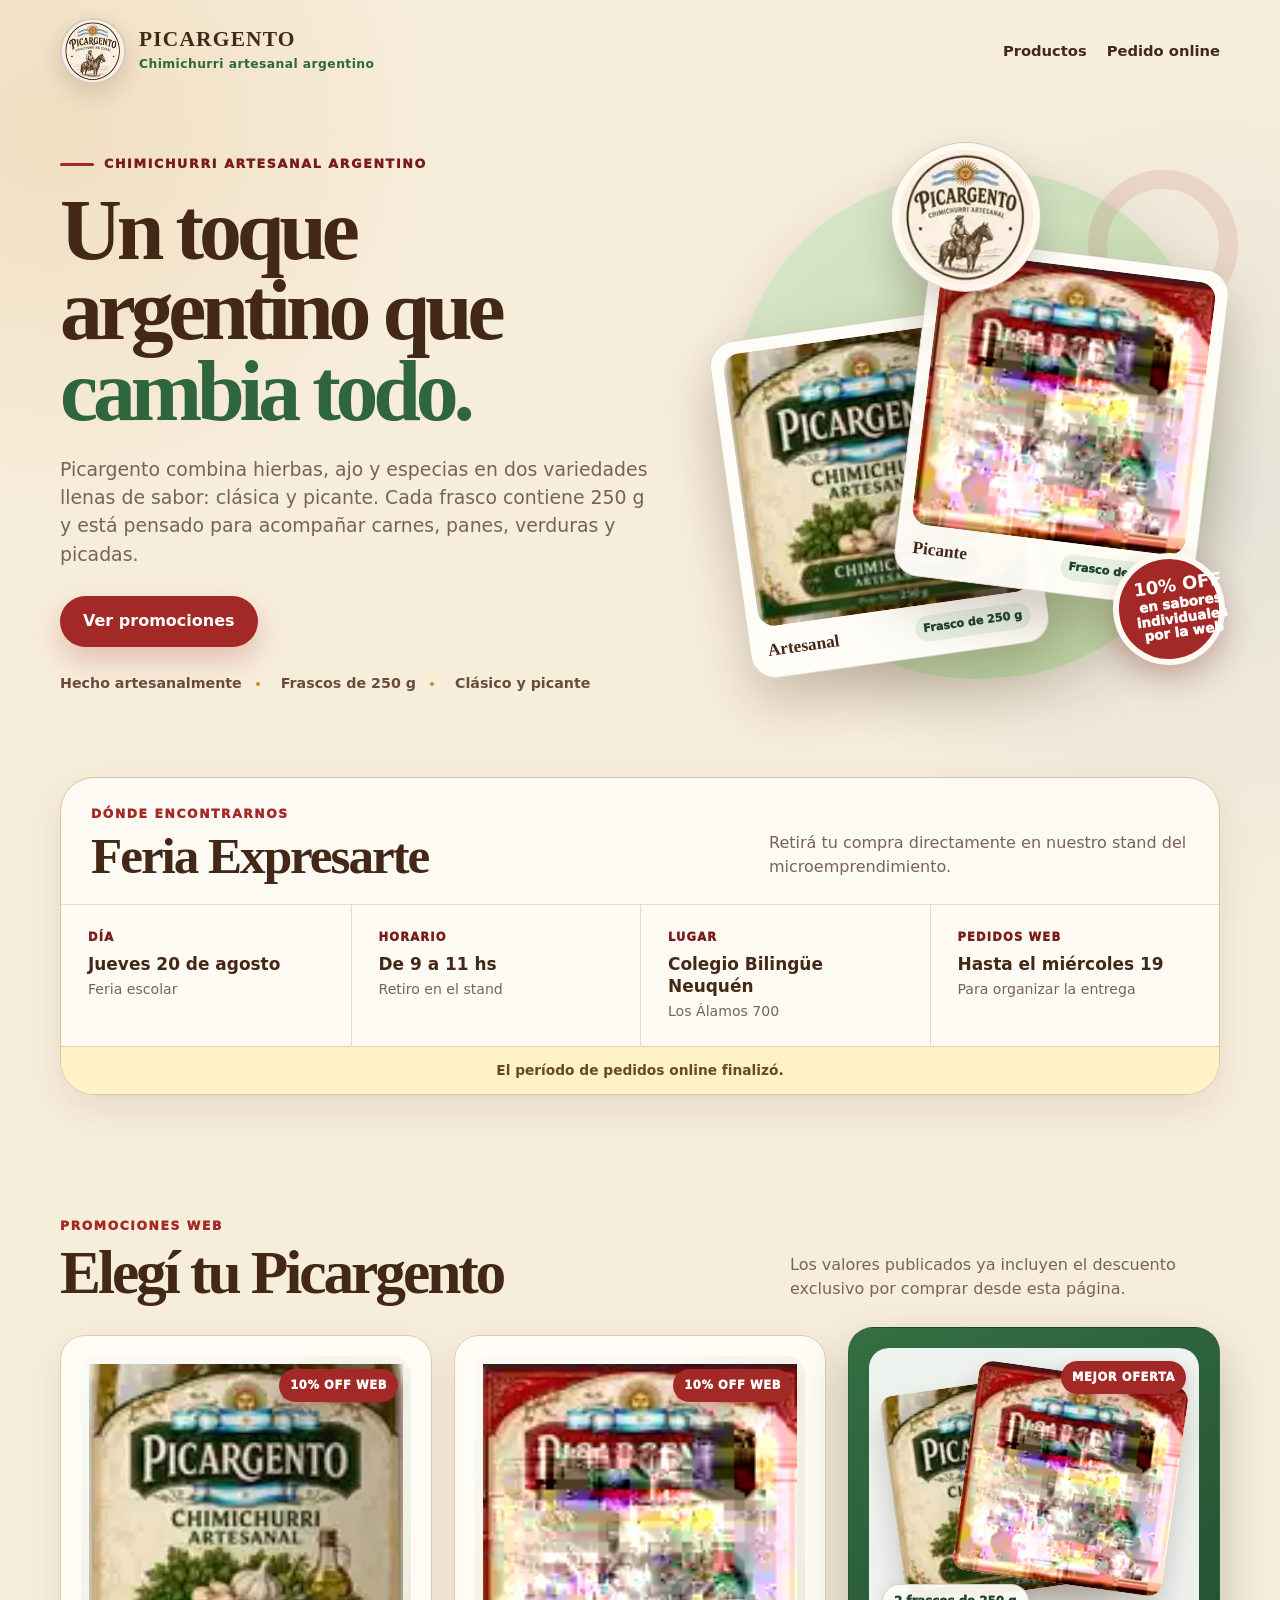
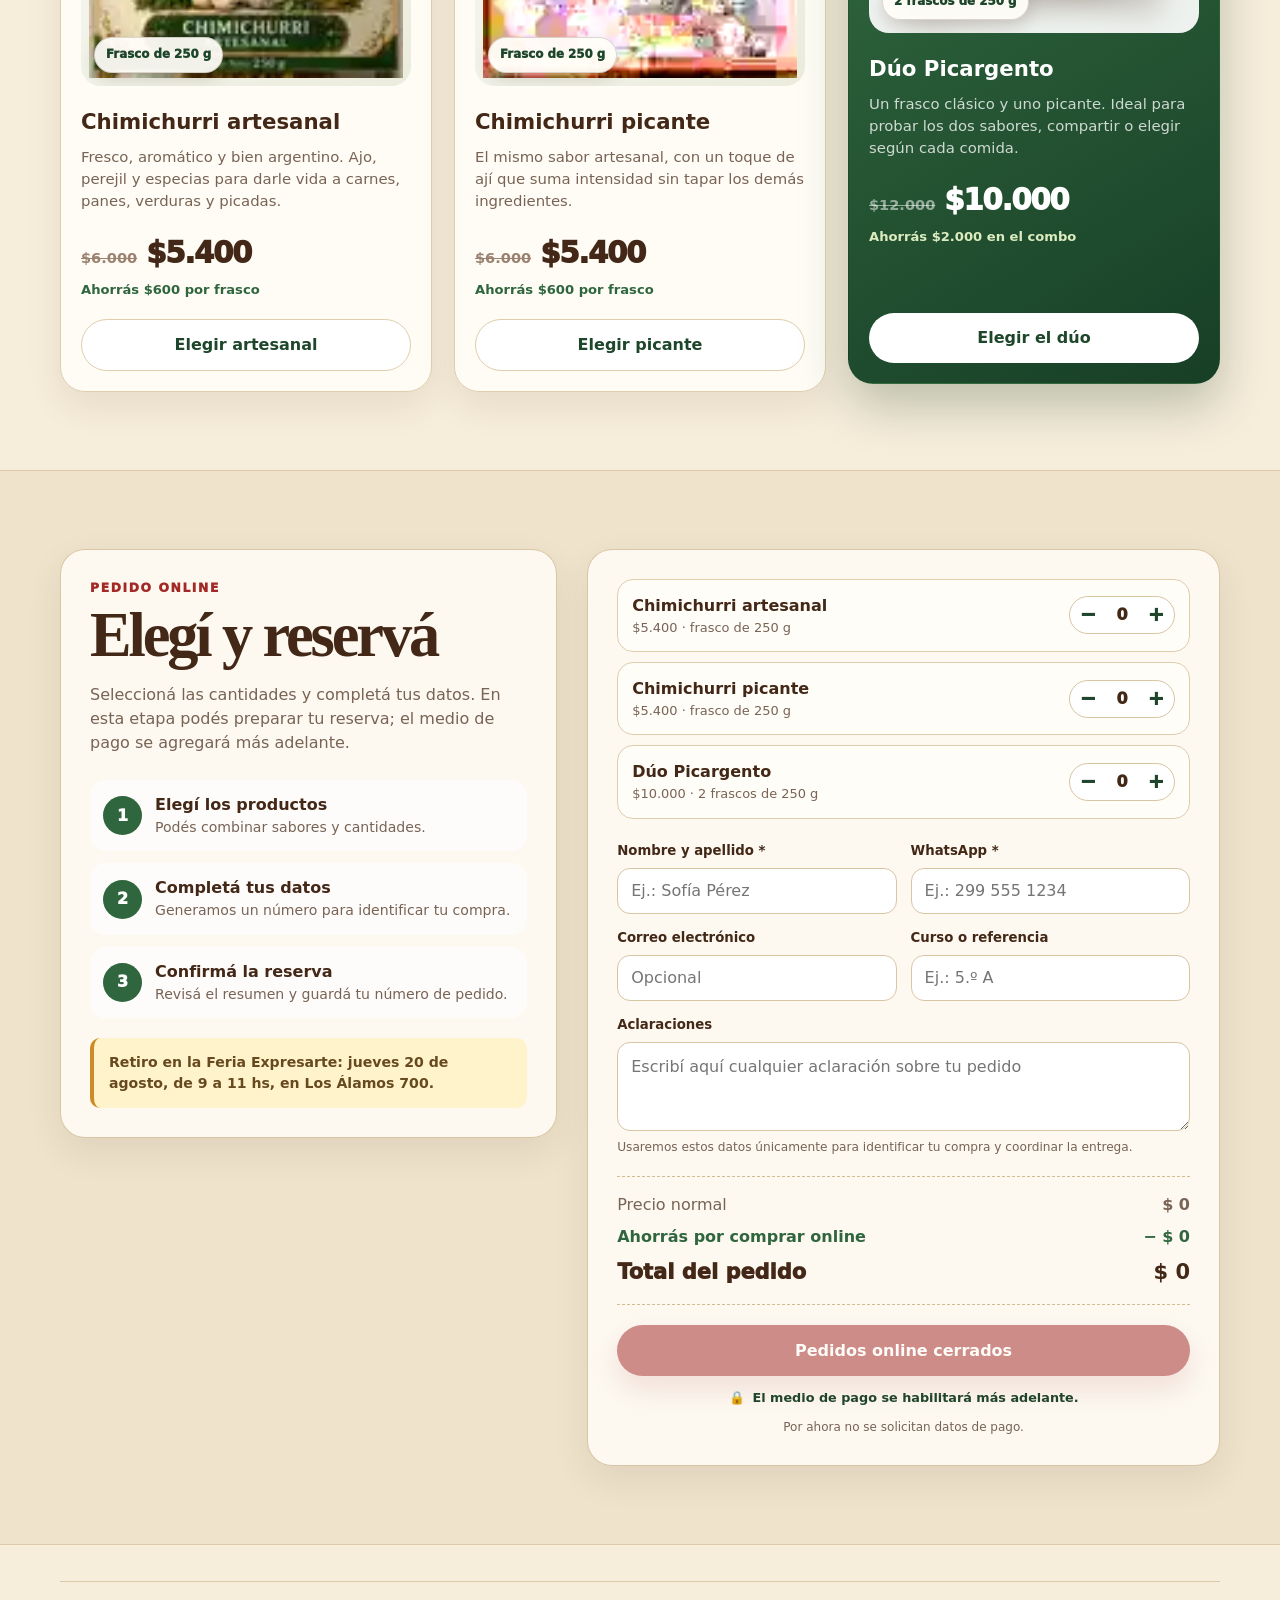
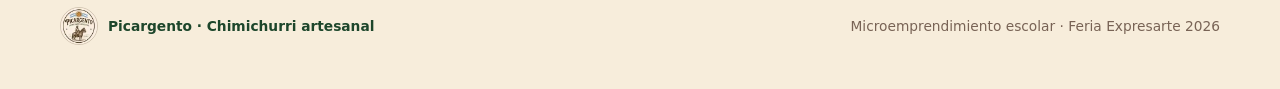
<file: index.html>
<!doctype html><html lang="es"><head><meta charset="utf-8"><meta name="viewport" content="width=device-width,initial-scale=1"><meta http-equiv="refresh" content="0; url=picargento/"><title>Picargento</title><script>location.replace('picargento/');</script></head><body><p><a href="picargento/">Abrir Picargento</a></p></body></html>
</file>
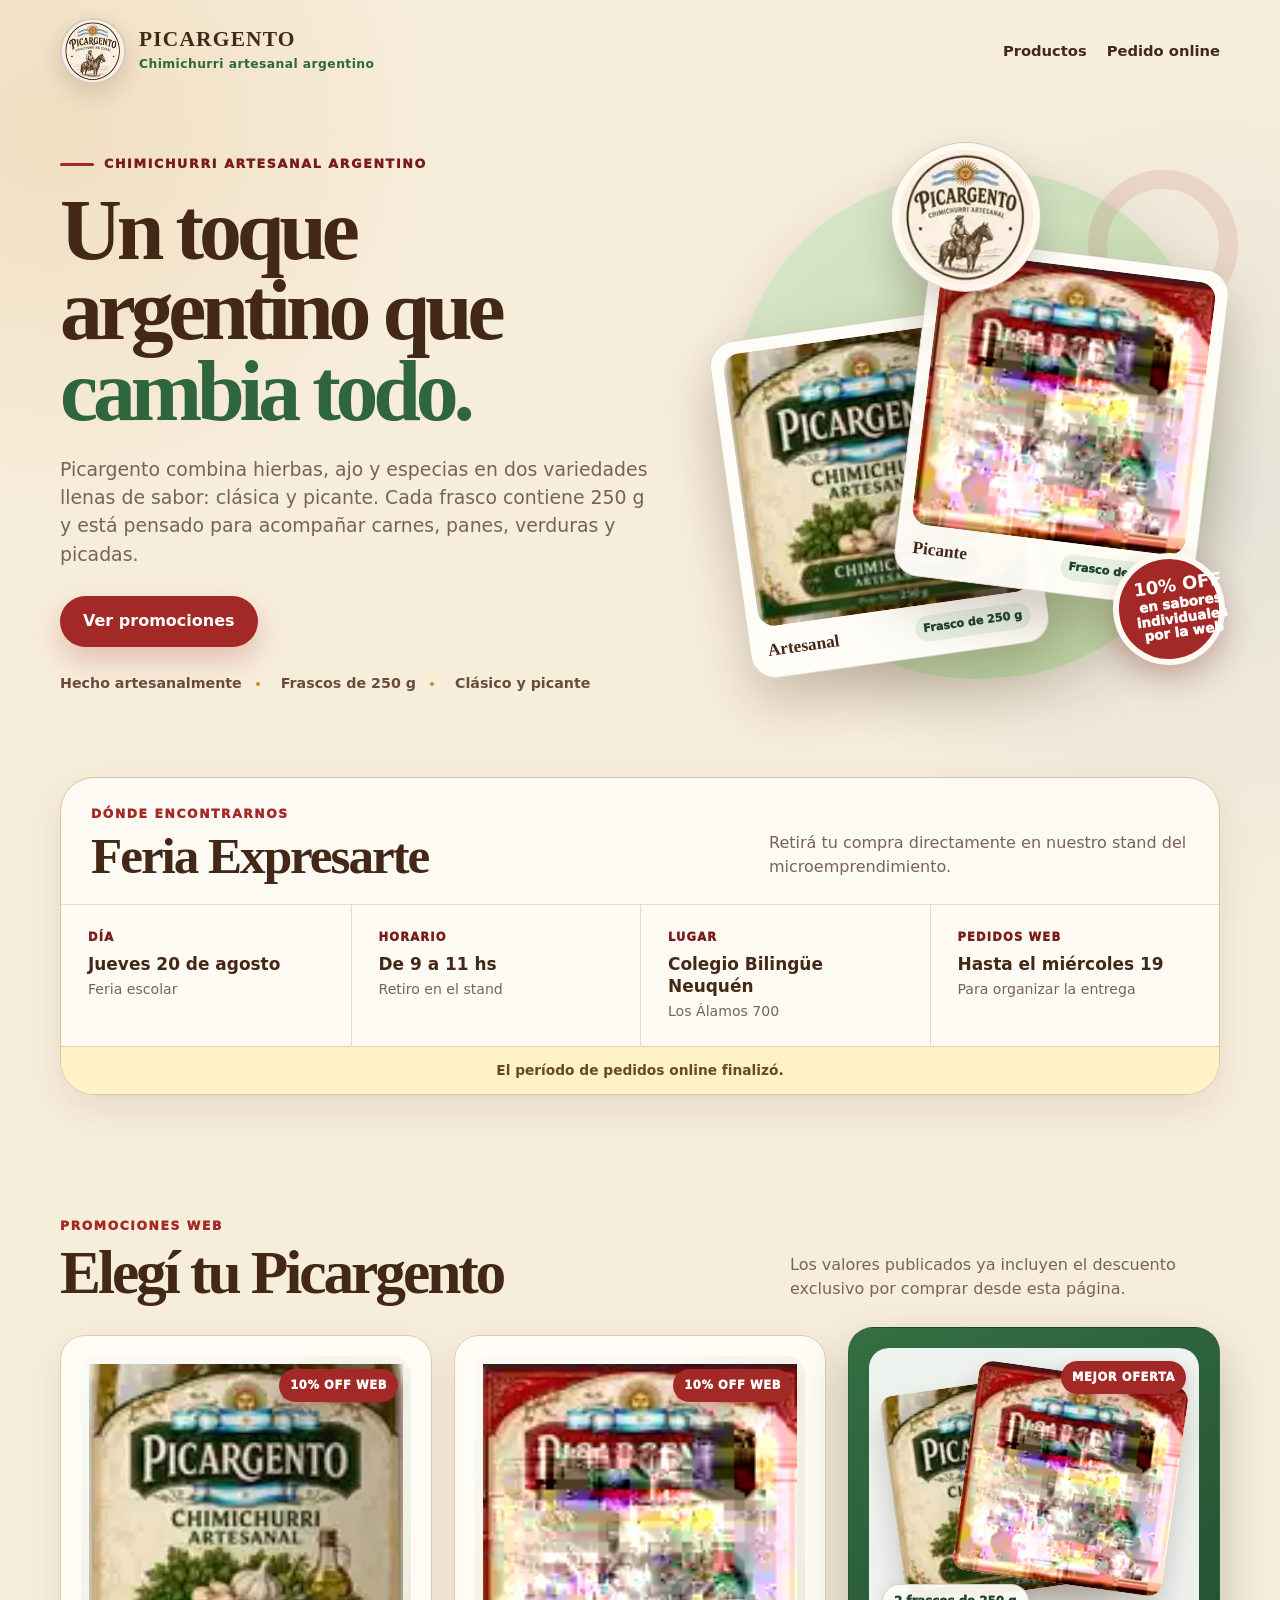
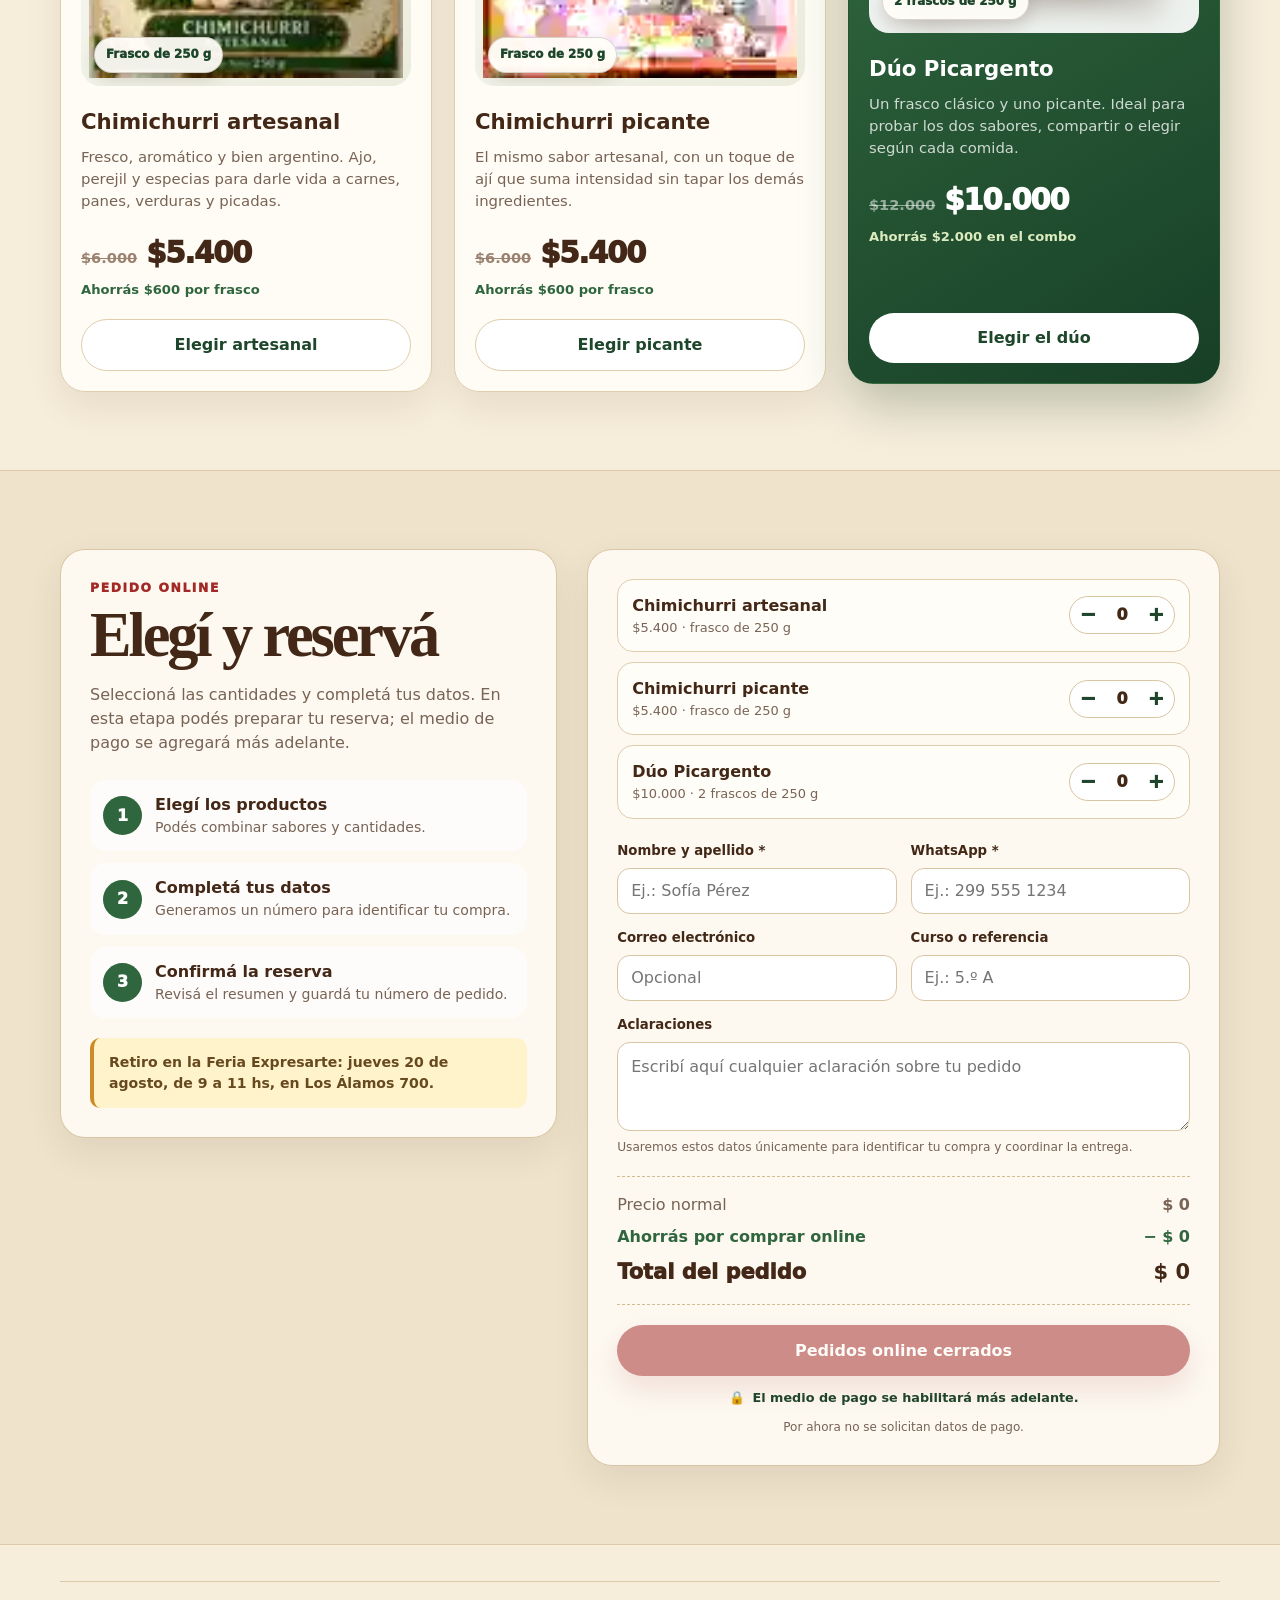
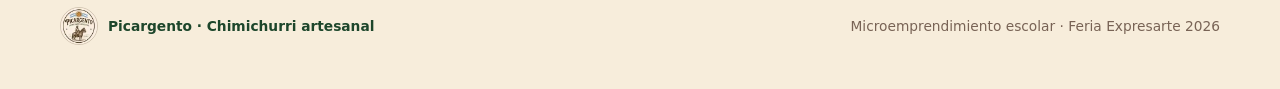
<file: picargento/index.html>
<!DOCTYPE html>
<html lang="es">
<head>
  <meta charset="UTF-8">
  <meta name="viewport" content="width=device-width, initial-scale=1.0">
  <meta name="description" content="Picargento: chimichurri artesanal clásico y picante en frascos de 250 g. Reservá online con precio promocional y retiralo en la Feria Expresarte.">
  <meta name="theme-color" content="#2f5a36">
  <title>Picargento | Chimichurri artesanal</title>
  <link rel="stylesheet" href="style.css?v=6">
</head>
<body>
  <header class="site-header">
    <div class="container nav">
      <a class="brand" href="#inicio" aria-label="Picargento, inicio">
        <img class="brand-logo" data-a="l" alt="Logo de Picargento">
        <span>
          <span class="brand-name">Picargento</span>
          <span class="brand-subtitle">Chimichurri artesanal argentino</span>
        </span>
      </a>
      <nav class="nav-links" aria-label="Navegación principal">
        <a href="#productos">Productos</a>
        <a href="#pedido">Pedido online</a>
      </nav>
    </div>
  </header>

  <main>
    <section id="inicio" class="container hero">
      <div>
        <div class="eyebrow">Chimichurri artesanal argentino</div>
        <h1>Un toque argentino que <em>cambia todo.</em></h1>
        <p class="hero-copy">
          Picargento combina hierbas, ajo y especias en dos variedades llenas de sabor: clásica y picante. Cada frasco contiene 250 g y está pensado para acompañar carnes, panes, verduras y picadas.
        </p>
        <a class="btn btn-primary" href="#productos">Ver promociones</a>
        <ul class="hero-facts" aria-label="Características de Picargento">
          <li>Hecho artesanalmente</li>
          <li>Frascos de 250 g</li>
          <li>Clásico y picante</li>
        </ul>
      </div>
      <div class="hero-art hero-product-showcase" aria-label="Logo y variedades de Picargento">
        <div class="hero-showcase-logo">
          <img data-a="l" alt="Logo oficial de Picargento">
        </div>
        <div class="hero-labels">
          <figure class="hero-label-card artesanal">
            <img data-a="a" alt="Frente de la etiqueta del chimichurri artesanal Picargento">
            <figcaption><strong>Artesanal</strong><span>Frasco de 250 g</span></figcaption>
          </figure>
          <figure class="hero-label-card picante">
            <img data-a="p" alt="Frente de la etiqueta del chimichurri picante Picargento">
            <figcaption><strong>Picante</strong><span>Frasco de 250 g</span></figcaption>
          </figure>
        </div>
        <div class="hero-stamp"><strong>10% OFF</strong> en sabores individuales por la web</div>
      </div>
    </section>

    <section class="event-section" aria-labelledby="eventTitle">
      <div class="container event-panel">
        <div class="event-title-row">
          <div>
            <div class="section-kicker">Dónde encontrarnos</div>
            <h2 id="eventTitle">Feria Expresarte</h2>
          </div>
          <p>Retirá tu compra directamente en nuestro stand del microemprendimiento.</p>
        </div>
        <div class="event-grid">
          <div class="event-detail"><span class="event-label">Día</span><strong>Jueves 20 de agosto</strong><span>Feria escolar</span></div>
          <div class="event-detail"><span class="event-label">Horario</span><strong>De 9 a 11 hs</strong><span>Retiro en el stand</span></div>
          <div class="event-detail"><span class="event-label">Lugar</span><strong>Colegio Bilingüe Neuquén</strong><span>Los Álamos 700</span></div>
          <div class="event-detail"><span class="event-label">Pedidos web</span><strong>Hasta el miércoles 19</strong><span>Para organizar la entrega</span></div>
        </div>
        <div id="countdown" class="event-deadline" aria-live="polite">Calculando el cierre de pedidos online…</div>
      </div>
    </section>

    <section id="productos" class="container section">
      <div class="section-heading">
        <div><div class="section-kicker">Promociones web</div><h2>Elegí tu Picargento</h2></div>
        <p class="section-note">Los valores publicados ya incluyen el descuento exclusivo por comprar desde esta página.</p>
      </div>

      <div class="products-grid">
        <article class="product-card">
          <div class="product-photo">
            <img data-a="a" alt="Etiqueta frontal del chimichurri artesanal Picargento de 250 gramos">
            <span class="discount-badge">10% OFF web</span><span class="weight-badge">Frasco de 250 g</span>
          </div>
          <h3>Chimichurri artesanal</h3>
          <p class="product-description">Fresco, aromático y bien argentino. Ajo, perejil y especias para darle vida a carnes, panes, verduras y picadas.</p>
          <div class="price-row"><span class="old-price">$6.000</span><span class="price">$5.400</span></div>
          <p class="saving-copy">Ahorrás $600 por frasco</p>
          <button class="btn btn-secondary add-product" type="button" data-product="artesanal">Elegir artesanal</button>
        </article>

        <article class="product-card">
          <div class="product-photo">
            <img data-a="p" alt="Etiqueta frontal del chimichurri picante Picargento de 250 gramos">
            <span class="discount-badge">10% OFF web</span><span class="weight-badge">Frasco de 250 g</span>
          </div>
          <h3>Chimichurri picante</h3>
          <p class="product-description">El mismo sabor artesanal, con un toque de ají que suma intensidad sin tapar los demás ingredientes.</p>
          <div class="price-row"><span class="old-price">$6.000</span><span class="price">$5.400</span></div>
          <p class="saving-copy">Ahorrás $600 por frasco</p>
          <button class="btn btn-secondary add-product" type="button" data-product="picante">Elegir picante</button>
        </article>

        <article class="product-card featured">
          <div class="product-photo duo-photo">
            <img class="duo-image" data-a="a" alt="Etiqueta del chimichurri artesanal Picargento">
            <img class="duo-image" data-a="p" alt="Etiqueta del chimichurri picante Picargento">
            <span class="discount-badge">Mejor oferta</span><span class="weight-badge">2 frascos de 250 g</span>
          </div>
          <h3>Dúo Picargento</h3>
          <p class="product-description">Un frasco clásico y uno picante. Ideal para probar los dos sabores, compartir o elegir según cada comida.</p>
          <div class="price-row"><span class="old-price">$12.000</span><span class="price">$10.000</span></div>
          <p class="saving-copy">Ahorrás $2.000 en el combo</p>
          <button class="btn btn-secondary add-product" type="button" data-product="duo">Elegir el dúo</button>
        </article>
      </div>
    </section>

    <section id="pedido" class="order-section section">
      <div class="container order-layout">
        <div class="order-info">
          <div class="section-kicker">Pedido online</div>
          <h2>Elegí y reservá</h2>
          <p>Seleccioná las cantidades y completá tus datos. En esta etapa podés preparar tu reserva; el medio de pago se agregará más adelante.</p>
          <div class="steps">
            <div class="step"><div class="step-number">1</div><div><strong>Elegí los productos</strong><span>Podés combinar sabores y cantidades.</span></div></div>
            <div class="step"><div class="step-number">2</div><div><strong>Completá tus datos</strong><span>Generamos un número para identificar tu compra.</span></div></div>
            <div class="step"><div class="step-number">3</div><div><strong>Confirmá la reserva</strong><span>Revisá el resumen y guardá tu número de pedido.</span></div></div>
          </div>
          <div class="order-reminder">Retiro en la Feria Expresarte: jueves 20 de agosto, de 9 a 11 hs, en Los Álamos 700.</div>
        </div>

        <form id="orderForm" class="checkout-card" novalidate>
          <div class="selection-list" aria-label="Productos seleccionados">
            <div class="selection-item"><div><span class="selection-name">Chimichurri artesanal</span><span class="selection-price">$5.400 · frasco de 250 g</span></div><div class="qty-control" aria-label="Cantidad de chimichurri artesanal"><button class="qty-btn" type="button" data-action="decrease" data-product="artesanal" aria-label="Restar artesanal">−</button><span id="qty-artesanal" class="qty-value">0</span><button class="qty-btn" type="button" data-action="increase" data-product="artesanal" aria-label="Sumar artesanal">+</button></div></div>
            <div class="selection-item"><div><span class="selection-name">Chimichurri picante</span><span class="selection-price">$5.400 · frasco de 250 g</span></div><div class="qty-control" aria-label="Cantidad de chimichurri picante"><button class="qty-btn" type="button" data-action="decrease" data-product="picante" aria-label="Restar picante">−</button><span id="qty-picante" class="qty-value">0</span><button class="qty-btn" type="button" data-action="increase" data-product="picante" aria-label="Sumar picante">+</button></div></div>
            <div class="selection-item"><div><span class="selection-name">Dúo Picargento</span><span class="selection-price">$10.000 · 2 frascos de 250 g</span></div><div class="qty-control" aria-label="Cantidad de dúos Picargento"><button class="qty-btn" type="button" data-action="decrease" data-product="duo" aria-label="Restar dúo">−</button><span id="qty-duo" class="qty-value">0</span><button class="qty-btn" type="button" data-action="increase" data-product="duo" aria-label="Sumar dúo">+</button></div></div>
          </div>

          <div class="form-grid">
            <div class="field"><label for="name">Nombre y apellido *</label><input id="name" name="name" type="text" autocomplete="name" maxlength="80" required placeholder="Ej.: Sofía Pérez"></div>
            <div class="field"><label for="phone">WhatsApp *</label><input id="phone" name="phone" type="tel" autocomplete="tel" maxlength="30" required placeholder="Ej.: 299 555 1234"></div>
            <div class="field"><label for="email">Correo electrónico</label><input id="email" name="email" type="email" autocomplete="email" maxlength="120" placeholder="Opcional"></div>
            <div class="field"><label for="course">Curso o referencia</label><input id="course" name="course" type="text" maxlength="60" placeholder="Ej.: 5.º A"></div>
            <div class="field full"><label for="notes">Aclaraciones</label><textarea id="notes" name="notes" maxlength="300" placeholder="Escribí aquí cualquier aclaración sobre tu pedido"></textarea><span class="field-help">Usaremos estos datos únicamente para identificar tu compra y coordinar la entrega.</span></div>
          </div>

          <div class="totals" aria-live="polite">
            <div class="total-line"><span>Precio normal</span><strong id="regularTotal">$0</strong></div>
            <div class="total-line savings"><span>Ahorrás por comprar online</span><strong id="savingsTotal">$0</strong></div>
            <div class="total-line grand"><span>Total del pedido</span><strong id="orderTotal">$0</strong></div>
          </div>
          <button id="submitOrder" class="btn btn-primary" type="submit" disabled><span id="submitLabel">Preparar reserva</span></button>
          <div class="payment-note"><span aria-hidden="true">🔒</span> El medio de pago se habilitará más adelante.</div>
          <p class="privacy-note">Por ahora no se solicitan datos de pago.</p>
        </form>
      </div>
    </section>
  </main>

  <footer><div class="container footer-inner"><span class="footer-brand"><img class="footer-logo" data-a="l" alt=""> Picargento · Chimichurri artesanal</span><span>Microemprendimiento escolar · Feria Expresarte 2026</span></div></footer>

  <dialog id="resultDialog" aria-labelledby="modalTitle">
    <div class="modal-content">
      <div id="modalIcon" class="modal-icon" aria-hidden="true">✓</div>
      <h3 id="modalTitle">Pedido registrado</h3><p id="modalText">Tu pedido fue registrado correctamente.</p>
      <div id="orderNumberBox" class="order-number"><span>Número de pedido</span><strong id="modalOrderId">—</strong></div>
      <div id="aliasBox" class="alias-box"><span>También podés transferir al alias</span><div class="alias-row"><strong id="modalAlias">—</strong><button id="copyAlias" class="copy-btn" type="button">Copiar</button></div></div>
      <div class="modal-actions"><a id="paymentLink" class="btn btn-primary" href="#" target="_blank" rel="noopener" hidden>Pago próximamente</a><a id="whatsappLink" class="btn btn-whatsapp" href="#" target="_blank" rel="noopener" hidden>Enviar comprobante por WhatsApp</a><button id="closeDialog" class="btn btn-plain" type="button">Cerrar</button></div>
    </div>
  </dialog>
  <script src="assets.js?v=6"></script>
  <script src="app.js?v=6"></script>
</body>
</html>
</file>
<file: picargento/style.css>
:root{--cream:#f7eddb;--cream-light:#fffaf1;--paper:#fffdf8;--ink:#432817;--muted:#786355;--green:#2f663e;--green-dark:#1d462b;--green-soft:#e7efe3;--red:#a32927;--red-dark:#791b1b;--gold:#cb8b25;--blue:#77a9c9;--line:#dfcdae;--shadow:0 22px 60px rgba(67,40,23,.14);--shadow-soft:0 14px 36px rgba(67,40,23,.09);--radius-xl:34px;--radius-lg:25px;--radius-md:17px}*{box-sizing:border-box}html{scroll-behavior:smooth;overflow-x:hidden}body{margin:0;overflow-x:hidden;color:var(--ink);background:radial-gradient(circle at 4% 4%,rgba(203,139,37,.15),transparent 24rem),radial-gradient(circle at 94% 15%,rgba(119,169,201,.15),transparent 27rem),var(--cream);font-family:Inter,ui-sans-serif,system-ui,-apple-system,BlinkMacSystemFont,"Segoe UI",sans-serif;line-height:1.5}[hidden]{display:none !important}img,svg{display:block;max-width:100%}a{color:inherit}button,input,textarea{font:inherit}button{cursor:pointer}h1,h2,h3,p{margin-top:0}.container{width:min(1160px,calc(100% - 34px));margin-inline:auto}.site-header{position:relative;z-index:20;padding:18px 0 4px}.nav{display:flex;align-items:center;justify-content:space-between;gap:22px}.brand{display:inline-flex;align-items:center;gap:13px;min-width:0;text-decoration:none}.brand-logo{width:66px;height:66px;flex:0 0 66px;object-fit:cover;border:2px solid rgba(67,40,23,.22);border-radius:50%;background:var(--cream-light);box-shadow:0 9px 24px rgba(67,40,23,.16)}.brand-name{display:block;font-family:Georgia,"Times New Roman",serif;font-size:1.34rem;font-weight:900;letter-spacing:.055em;line-height:1;text-transform:uppercase}.brand-subtitle{display:block;margin-top:5px;color:var(--green);font-size:.77rem;font-weight:800;letter-spacing:.035em}.nav-links{display:flex;align-items:center;gap:20px}.nav-links a{position:relative;color:var(--ink);text-decoration:none;font-size:.92rem;font-weight:850}.nav-links a::after{content:"";position:absolute;left:0;right:100%;bottom:-5px;height:2px;border-radius:2px;background:var(--red);transition:right .18s ease}.nav-links a:hover::after{right:0}.hero{display:grid;grid-template-columns:minmax(0,1.08fr) minmax(370px,.92fr);gap:54px;align-items:center;min-height:650px;padding:54px 0 76px}.eyebrow{display:inline-flex;align-items:center;gap:10px;margin-bottom:17px;color:var(--red-dark);font-size:.79rem;font-weight:950;letter-spacing:.13em;text-transform:uppercase}.eyebrow::before{content:"";width:34px;height:3px;border-radius:999px;background:var(--red)}h1{max-width:720px;margin-bottom:22px;font-family:Georgia,"Times New Roman",serif;font-size:clamp(3.4rem,6.7vw,6.25rem);line-height:.94;letter-spacing:-.06em}h1 em{color:var(--green);font-style:normal}.hero-copy{max-width:680px;margin-bottom:28px;color:var(--muted);font-size:clamp(1.02rem,1.8vw,1.18rem)}.btn{display:inline-flex;align-items:center;justify-content:center;gap:9px;min-height:51px;padding:13px 23px;border:0;border-radius:999px;text-decoration:none;font-weight:900;transition:transform .18s ease,box-shadow .18s ease,background .18s ease}.btn:hover{transform:translateY(-2px)}.btn-primary{color:white;background:var(--red);box-shadow:0 13px 28px rgba(163,41,39,.23)}.btn-primary:hover{background:var(--red-dark)}.btn-secondary{color:var(--green-dark);background:white;border:1px solid var(--line)}.hero-facts{display:flex;flex-wrap:wrap;gap:0;margin:26px 0 0;padding:0;color:#684d39;list-style:none;font-size:.89rem;font-weight:800}.hero-facts li{display:inline-flex;align-items:center;gap:7px}.hero-facts li+li::before{content:"";width:4px;height:4px;margin:0 14px;border-radius:50%;background:var(--gold)}.hero-art{position:relative;display:grid;place-items:center;min-height:530px;isolation:isolate}.hero-art::before{content:"";position:absolute;inset:6% 2% 4% 4%;z-index:-2;border-radius:48% 42% 46% 50%;background:linear-gradient(145deg,#d9e7cc,#b9d19e);box-shadow:var(--shadow);transform:rotate(-4deg)}.hero-art::after{content:"";position:absolute;right:-18px;top:28px;z-index:-1;width:112px;height:112px;border:19px solid rgba(163,41,39,.11);border-radius:50%}.hero-logo-card{position:relative;width:min(470px,88%);padding:19px;border:1px solid rgba(67,40,23,.19);border-radius:50%;background:rgba(255,250,241,.94);box-shadow:0 28px 50px rgba(67,40,23,.22);transform:rotate(1.5deg)}.hero-logo-card img{width:100%;border-radius:50%}.hero-stamp{position:absolute;right:-22px;bottom:48px;display:grid;place-items:center;width:112px;height:112px;padding:16px;border:6px solid var(--cream-light);border-radius:50%;color:white;background:var(--red);box-shadow:0 14px 30px rgba(121,27,27,.28);text-align:center;font-size:.84rem;font-weight:950;line-height:1.08;transform:rotate(-8deg)}.hero-stamp strong{display:block;font-size:1.12rem}.event-section{padding:0 0 44px}.event-panel{overflow:hidden;border:1px solid #dac6a3;border-radius:var(--radius-xl);background:rgba(255,253,248,.86);box-shadow:var(--shadow-soft)}.event-title-row{display:flex;align-items:end;justify-content:space-between;gap:24px;padding:27px 30px 22px;border-bottom:1px solid #eadcc2}.section-kicker{margin-bottom:7px;color:var(--red);font-size:.77rem;font-weight:950;letter-spacing:.13em;text-transform:uppercase}.event-title-row h2{margin-bottom:0;font-family:Georgia,"Times New Roman",serif;font-size:clamp(2rem,4vw,3.2rem);line-height:1;letter-spacing:-.04em}.event-title-row p{max-width:420px;margin-bottom:3px;color:var(--muted)}.event-grid{display:grid;grid-template-columns:repeat(4,minmax(0,1fr))}.event-detail{min-height:130px;padding:24px 27px}.event-detail+.event-detail{border-left:1px solid #eadcc2}.event-label{display:block;margin-bottom:7px;color:var(--red-dark);font-size:.72rem;font-weight:950;letter-spacing:.1em;text-transform:uppercase}.event-detail strong{display:block;font-size:1.06rem;line-height:1.3}.event-detail span:last-child{display:block;margin-top:4px;color:var(--muted);font-size:.88rem}.event-deadline{padding:13px 28px;color:#694a20;background:#fff1c8;border-top:1px solid #ead49a;text-align:center;font-size:.86rem;font-weight:850}.section{padding:78px 0}.section-heading{display:flex;align-items:end;justify-content:space-between;gap:26px;margin-bottom:31px}h2{margin-bottom:0;font-family:Georgia,"Times New Roman",serif;font-size:clamp(2.35rem,4.8vw,4.25rem);line-height:1;letter-spacing:-.05em}.section-note{max-width:430px;margin-bottom:3px;color:var(--muted)}.products-grid{display:grid;grid-template-columns:repeat(3,minmax(0,1fr));gap:22px}.product-card{position:relative;display:flex;flex-direction:column;min-height:100%;padding:20px;overflow:hidden;border:1px solid var(--line);border-radius:var(--radius-lg);background:rgba(255,253,248,.92);box-shadow:var(--shadow-soft)}.product-card.featured{color:white;background:linear-gradient(150deg,#356e43,#173f26);border-color:transparent;box-shadow:0 22px 48px rgba(29,70,43,.27);transform:translateY(-8px)}.product-photo{position:relative;display:grid;place-items:center;min-height:285px;margin-bottom:20px;overflow:hidden;border-radius:20px;background:radial-gradient(circle at 50% 20%,rgba(255,255,255,.92),transparent 34%),#e7efe3}.featured .product-photo{background:rgba(255,255,255,.92)}.product-photo>img:not(.duo-image){width:100%;height:100%;min-height:285px;object-fit:cover}.discount-badge{position:absolute;z-index:3;right:13px;top:13px;padding:8px 11px;border-radius:999px;color:white;background:var(--red);box-shadow:0 8px 18px rgba(121,27,27,.24);font-size:.72rem;font-weight:950;letter-spacing:.05em;text-transform:uppercase}.weight-badge{position:absolute;z-index:3;left:13px;bottom:13px;padding:8px 11px;border:1px solid rgba(67,40,23,.18);border-radius:999px;color:var(--green-dark);background:rgba(255,253,248,.94);box-shadow:0 6px 16px rgba(67,40,23,.16);font-size:.74rem;font-weight:950}.duo-photo{min-height:285px;isolation:isolate}.duo-image{position:absolute;width:64%;border-radius:14px;box-shadow:0 17px 30px rgba(67,40,23,.23)}.duo-image:first-of-type{left:7%;bottom:14%;transform:rotate(-8deg)}.duo-image:nth-of-type(2){right:7%;top:9%;transform:rotate(8deg)}.product-card h3{margin-bottom:8px;font-size:1.33rem}.product-description{min-height:70px;margin-bottom:0;color:var(--muted);font-size:.93rem}.featured .product-description{color:rgba(255,255,255,.78)}.price-row{display:flex;align-items:baseline;flex-wrap:wrap;gap:9px;margin:16px 0 4px}.old-price{color:#9a8170;text-decoration:line-through;font-size:.91rem;font-weight:800}.featured .old-price{color:rgba(255,255,255,.52)}.price{font-size:1.83rem;font-weight:950;letter-spacing:-.045em}.saving-copy{min-height:22px;margin:0 0 17px;color:var(--green);font-size:.82rem;font-weight:900}.featured .saving-copy{color:#dcecbf}.product-card .btn{width:100%;margin-top:auto;min-height:47px}.featured .btn-secondary{border:0}.order-section{position:relative;overflow:hidden;background:#efe3cc;border-top:1px solid #decaab;border-bottom:1px solid #decaab}.order-layout{display:grid;grid-template-columns:minmax(0,.88fr) minmax(440px,1.12fr);gap:30px;align-items:start}.order-info,.checkout-card{padding:29px;border:1px solid rgba(204,177,133,.72);border-radius:var(--radius-lg);background:rgba(255,253,248,.84);box-shadow:var(--shadow-soft)}.order-info h2{margin-bottom:17px;font-size:clamp(2.25rem,5vw,3.9rem)}.order-info>p{color:var(--muted)}.steps{display:grid;gap:12px;margin-top:25px}.step{display:grid;grid-template-columns:39px 1fr;gap:13px;align-items:center;padding:13px;border-radius:16px;background:rgba(255,255,255,.64)}.step-number{display:grid;place-items:center;width:39px;height:39px;border-radius:50%;color:white;background:var(--green);font-weight:950}.step strong{display:block}.step span{display:block;color:var(--muted);font-size:.88rem}.order-reminder{margin-top:20px;padding:14px 15px;border-left:4px solid var(--gold);border-radius:10px;color:#67491f;background:#fff3cc;font-size:.88rem;font-weight:800}.selection-list{display:grid;gap:10px;margin-bottom:22px}.selection-item{display:grid;grid-template-columns:1fr auto;gap:12px;align-items:center;padding:14px;border:1px solid var(--line);border-radius:16px;background:#fffdf8}.selection-name{font-weight:900}.selection-price{display:block;color:var(--muted);font-size:.81rem}.qty-control{display:inline-flex;align-items:center;overflow:hidden;border:1px solid #d8c5a4;border-radius:999px;background:white}.qty-btn{width:36px;height:36px;border:0;color:var(--green-dark);background:transparent;font-size:1.23rem;font-weight:950}.qty-btn:hover{background:var(--green-soft)}.qty-value{min-width:32px;text-align:center;font-weight:950}.form-grid{display:grid;grid-template-columns:1fr 1fr;gap:14px}.field{display:grid;gap:7px}.field.full{grid-column:1 / -1}label{font-size:.83rem;font-weight:900}input,textarea{width:100%;border:1px solid #d8c5a4;border-radius:13px;color:var(--ink);background:white;outline:none;transition:border-color .16s ease,box-shadow .16s ease}input{height:46px;padding:0 13px}textarea{min-height:89px;padding:12px 13px;resize:vertical}input:focus,textarea:focus{border-color:var(--green);box-shadow:0 0 0 3px rgba(47,102,62,.12)}.field-help{color:var(--muted);font-size:.76rem}.totals{display:grid;gap:8px;margin:20px 0;padding:16px 0;border-top:1px dashed #d2ba91;border-bottom:1px dashed #d2ba91}.total-line{display:flex;justify-content:space-between;gap:20px;color:var(--muted)}.total-line.savings{color:var(--green);font-weight:900}.total-line.grand{color:var(--ink);font-size:1.31rem;font-weight:950}.checkout-card .btn-primary{width:100%}.checkout-card .btn[disabled]{cursor:not-allowed;opacity:.52;transform:none}.payment-note{display:flex;align-items:center;justify-content:center;gap:8px;margin-top:12px;color:var(--green-dark);font-size:.8rem;font-weight:850}.privacy-note{margin:11px 0 0;color:var(--muted);font-size:.75rem;text-align:center}footer{padding:36px 0 44px}.footer-inner{display:flex;align-items:center;justify-content:space-between;gap:20px;padding-top:25px;border-top:1px solid #dbc8a6;color:var(--muted);font-size:.86rem}.footer-brand{display:inline-flex;align-items:center;gap:10px;color:var(--green-dark);font-weight:900}.footer-logo{width:38px;height:38px;object-fit:cover;border-radius:50%;border:1px solid rgba(67,40,23,.2)}dialog{width:min(520px,calc(100% - 28px));padding:0;border:0;border-radius:24px;color:var(--ink);background:var(--paper);box-shadow:0 30px 80px rgba(28,20,14,.36)}dialog::backdrop{background:rgba(27,20,16,.64);backdrop-filter:blur(4px)}.modal-content{padding:29px}.modal-icon{display:grid;place-items:center;width:60px;height:60px;margin-bottom:16px;border-radius:50%;color:white;background:var(--green);font-size:1.8rem}.modal-content h3{margin-bottom:8px;font-size:1.55rem}.modal-content p{color:var(--muted)}.order-number{margin:16px 0;padding:12px 14px;border:1px dashed #d5bd90;border-radius:14px;background:#fff7df;text-align:center}.order-number span{display:block;color:var(--muted);font-size:.75rem;font-weight:800;text-transform:uppercase;letter-spacing:.08em}.order-number strong{font-size:1.35rem;letter-spacing:.08em}.alias-box{display:none;margin-top:14px;padding:14px;border:1px solid #c9dec7;border-radius:14px;background:#edf5eb}.alias-box.is-visible{display:block}.alias-box span{display:block;color:var(--muted);font-size:.77rem}.alias-row{display:flex;align-items:center;justify-content:space-between;gap:12px;margin-top:4px}.alias-row strong{word-break:break-word}.copy-btn{border:0;border-radius:9px;padding:7px 10px;color:var(--green-dark);background:white;font-weight:900}.modal-actions{display:grid;gap:10px;margin-top:18px}.modal-actions .btn{width:100%}.btn-whatsapp{color:white;background:#168844}.btn-plain{color:var(--ink);background:#f1e8d6}.error-text{color:var(--red-dark) !important;font-weight:800}.loading-spinner{width:20px;height:20px;border:3px solid rgba(255,255,255,.42);border-top-color:white;border-radius:50%;animation:spin .8s linear infinite}@keyframes spin{to{transform:rotate(360deg)}}@media (max-width:980px){.hero{grid-template-columns:1fr;min-height:auto;gap:24px}.hero-copy{max-width:760px}.hero-art{min-height:470px}.event-grid{grid-template-columns:1fr 1fr}.event-detail:nth-child(3){border-left:0;border-top:1px solid #eadcc2}.event-detail:nth-child(4){border-top:1px solid #eadcc2}.products-grid{grid-template-columns:1fr 1fr}.product-card.featured{grid-column:1 / -1;transform:none}.order-layout{grid-template-columns:1fr}}@media (max-width:680px){.container{width:min(100% - 22px,1160px)}.site-header{padding-top:12px}.brand-logo{width:56px;height:56px;flex-basis:56px}.brand-name{font-size:1.12rem}.brand-subtitle{font-size:.68rem}.nav-links{gap:12px}.nav-links a:first-child{display:none}.nav-links a{font-size:.82rem}.hero{padding:40px 0 58px}h1{font-size:clamp(3rem,15vw,4.9rem)}.hero-facts{display:grid;gap:6px}.hero-facts li+li::before{display:none}.hero-art{min-height:375px}.hero-logo-card{width:min(350px,88%);padding:13px}.hero-stamp{right:-8px;bottom:25px;width:94px;height:94px;font-size:.72rem;border-width:5px}.hero-stamp strong{font-size:1rem}.event-title-row{display:block;padding:24px 22px 18px}.event-title-row p{margin-top:13px}.event-grid{grid-template-columns:1fr}.event-detail{min-height:auto;padding:18px 22px}.event-detail+.event-detail{border-left:0;border-top:1px solid #eadcc2}.event-deadline{padding-inline:18px}.section{padding:62px 0}.section-heading{display:block}.section-note{margin-top:14px}.products-grid{grid-template-columns:1fr}.product-card.featured{grid-column:auto}.product-description{min-height:auto}.order-info,.checkout-card{padding:20px}.form-grid{grid-template-columns:1fr}.field.full{grid-column:auto}.selection-item{grid-template-columns:minmax(0,1fr) auto}.footer-inner{display:block}.footer-inner>span{display:block;margin-top:10px}}.hero-product-showcase{position:relative;display:grid;place-items:center;min-height:555px;padding:34px 8px 0}.hero-showcase-logo{position:absolute;z-index:6;top:0;left:50%;width:150px;aspect-ratio:1;padding:7px;overflow:hidden;border:1px solid rgba(67,40,23,.22);border-radius:50%;background:rgba(255,250,241,.98);box-shadow:0 17px 36px rgba(67,40,23,.20);transform:translateX(-50%)}.hero-showcase-logo img{width:100%;height:100%;border-radius:50%;object-fit:cover}.hero-labels{position:relative;width:min(495px,100%);height:485px;margin-top:40px}.hero-label-card{position:absolute;width:61%;margin:0;padding:12px 12px 14px;overflow:hidden;border:1px solid rgba(67,40,23,.18);border-radius:25px;background:rgba(255,253,248,.97);box-shadow:0 26px 52px rgba(67,40,23,.24);transition:transform .22s ease,box-shadow .22s ease}.hero-label-card img{width:100%;aspect-ratio:1;border-radius:17px;object-fit:cover}.hero-label-card figcaption{display:flex;align-items:center;justify-content:space-between;gap:12px;padding:11px 5px 0;color:var(--ink)}.hero-label-card figcaption strong{font-family:Georgia,"Times New Roman",serif;font-size:1.08rem}.hero-label-card figcaption span{padding:5px 8px;border-radius:999px;color:var(--green-dark);background:var(--green-soft);font-size:.70rem;font-weight:950;white-space:nowrap}.hero-label-card.artesanal{left:2%;top:106px;z-index:2;transform:rotate(-8deg)}.hero-label-card.picante{right:0;top:37px;z-index:3;transform:rotate(7deg)}.hero-label-card.artesanal:hover{z-index:4;transform:rotate(-3deg) translateY(-8px);box-shadow:0 32px 58px rgba(67,40,23,.28)}.hero-label-card.picante:hover{transform:rotate(3deg) translateY(-8px);box-shadow:0 32px 58px rgba(67,40,23,.28)}.hero-product-showcase .hero-stamp{z-index:7;right:-5px;bottom:36px}.product-photo>img:not(.duo-image){object-fit:contain;padding:8px;background:linear-gradient(145deg,rgba(255,255,255,.72),rgba(242,232,210,.38))}.duo-image{object-fit:contain;background:#fffdf8}@media (max-width:980px){.hero-product-showcase{min-height:535px}.hero-labels{width:min(520px,100%)}}@media (max-width:680px){.hero-product-showcase{min-height:435px;padding-top:23px}.hero-showcase-logo{width:112px}.hero-labels{height:390px;margin-top:33px}.hero-label-card{width:63%;padding:8px 8px 10px;border-radius:19px}.hero-label-card img{border-radius:13px}.hero-label-card figcaption{display:block;padding-top:7px}.hero-label-card figcaption strong{display:block;font-size:.92rem}.hero-label-card figcaption span{display:inline-block;margin-top:4px;font-size:.62rem}.hero-label-card.artesanal{left:0;top:89px}.hero-label-card.picante{right:0;top:35px}.hero-product-showcase .hero-stamp{right:-2px;bottom:21px}}
</file>
